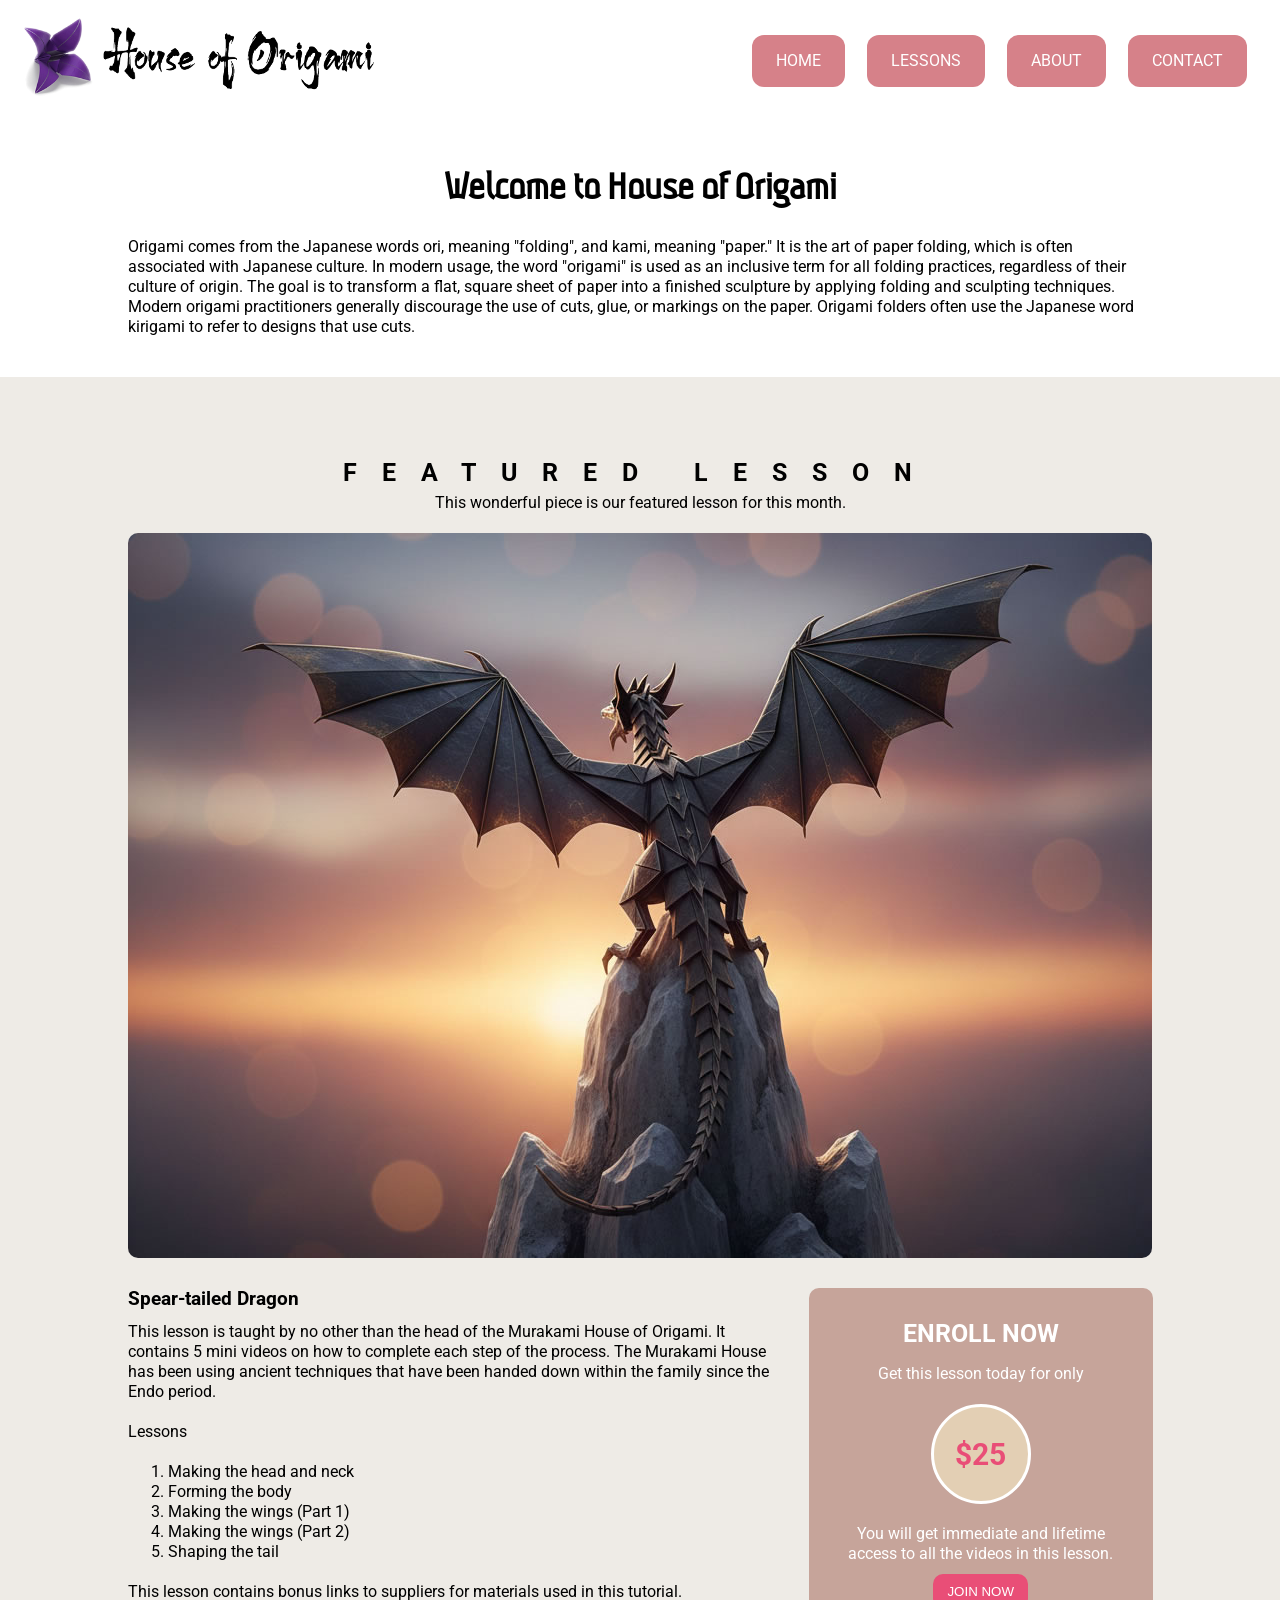
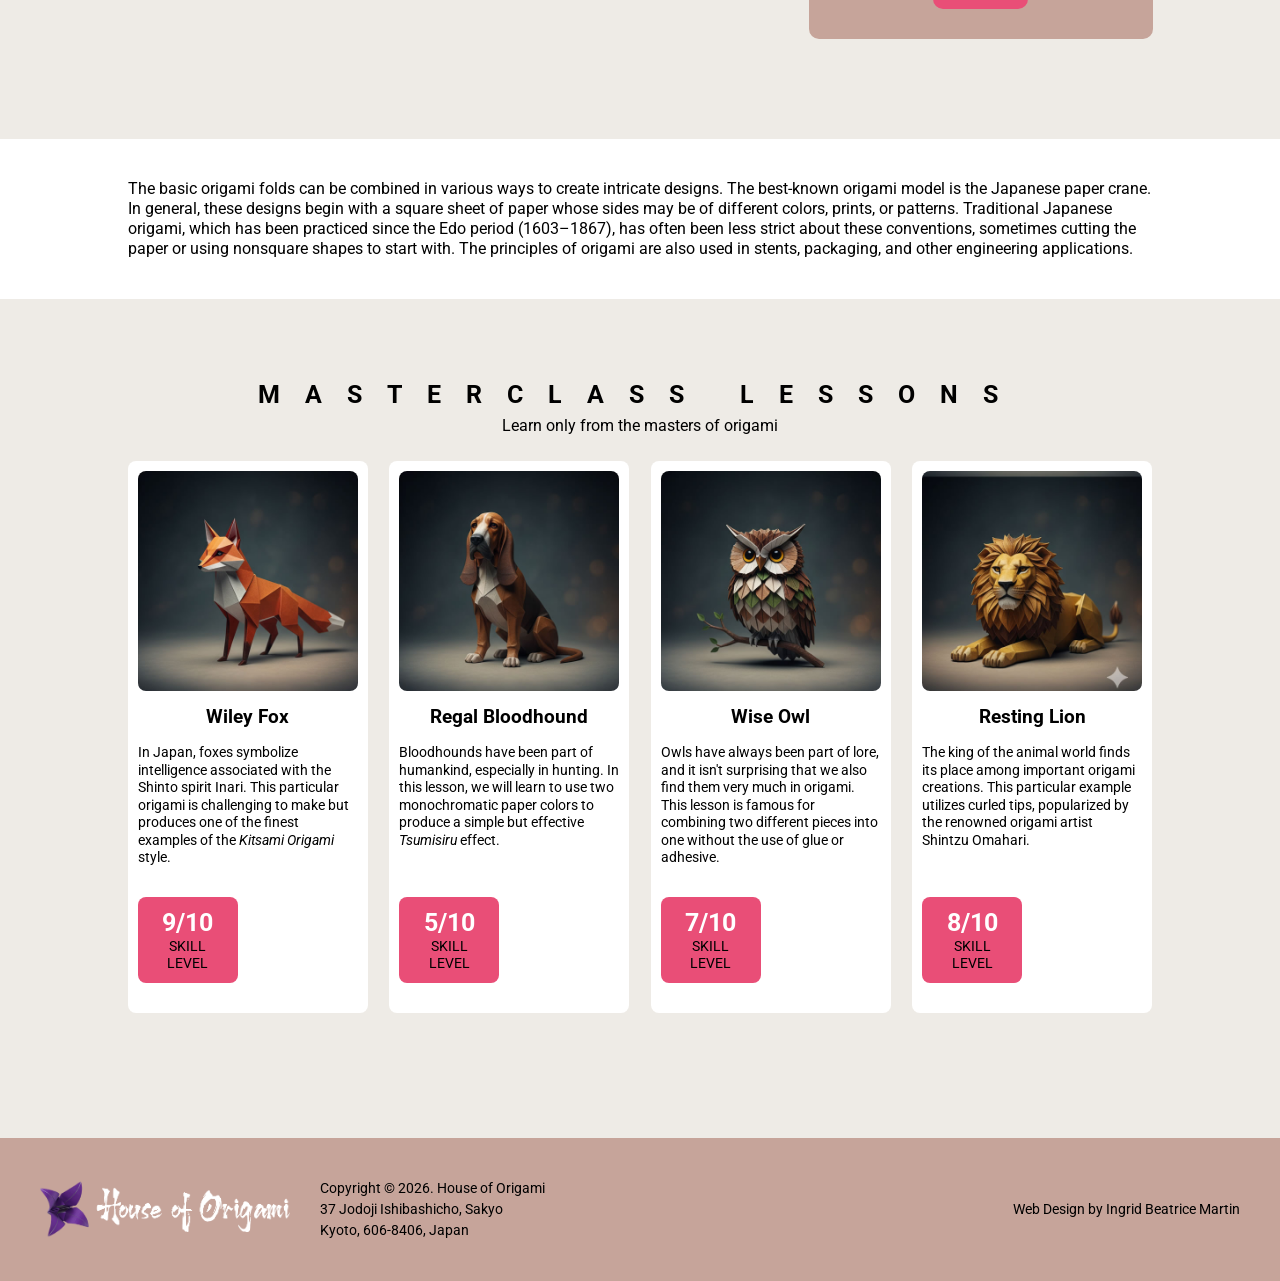
<file: index.html>
<!DOCTYPE html>
<html lang="en">

<head>

	<meta charset="UTF-8" />
	<meta name="viewport" content="width=device-width, initial-scale=1.0" />
	<title>Home | Origami</title>
	<link rel="icon" type="image/png" href="favicon.png">
	<link rel="stylesheet" href="css/style.css">
	
	<!-- GOOGLE FONTS -->
	<link rel="preconnect" href="https://fonts.googleapis.com">
	<link rel="preconnect" href="https://fonts.gstatic.com" crossorigin>
	<link href="https://fonts.googleapis.com/css2?family=Aubrey&family=Roboto:ital,wght@0,100..900;1,100..900&display=swap" rel="stylesheet">
	
</head>



<body>

    <!-- 1: NAVBAR -->
	<header class="navbar">
		<div class="brand">
			<img src="origami_logo.png" alt="House of Origami Logo Dark">
		</div>
  
		<nav class="navlinks">
			<a href="index.html">HOME</a>
			<a href="lessons.html">LESSONS</a>
			<a href="about.html">ABOUT</a>
			<a href="contact.html">CONTACT</a>
		</nav>
	</header>



	<!-- 2: WELCOME -->
	<section class="home-intro">
		<h1>Welcome to House of Origami</h1>
		<p>Origami comes from the Japanese words ori, meaning "folding", and kami, meaning "paper." It is the art of paper folding, which is often associated with Japanese culture. In modern usage, the word "origami" is used as an inclusive term for all folding practices, regardless of their culture of origin. The goal is to transform a flat, square sheet of paper into a finished sculpture by applying folding and sculpting techniques. Modern origami practitioners generally discourage the use of cuts, glue, or markings on the paper. Origami folders often use the Japanese word kirigami to refer to designs that use cuts.</p>
	</section>

	
	
	<!-- 3: FEATURED LESSON -->
	<section class="featured-lesson">
	
		<div class="featured-container">
			<h2>FEATURED LESSON</h2>
			<p>This wonderful piece is our featured lesson for this month.</p>
		
			<!-- Card 1 -->
			<img src="featured_lesson.jpg" alt="Spear-tailed Dragon">
		
			<!-- Container for Bottom Cards -->
			<div class="lesson-bottom">
		
				<!-- Card 2 -->
				<div class="lesson-details">
					<h3>Spear-tailed Dragon</h3>
					<p class="lesson-description">This lesson is taught by no other than the head of the Murakami House of Origami. It contains 5 mini videos on how to complete each step of the process. The Murakami House has been using ancient techniques that have been handed down within the family since the Endo period.</p>
			
					<p class="lesson-title">Lessons</p>
				
					<ol class="lesson-steps">
					<li>Making the head and neck</li>
					<li>Forming the body</li>
					<li>Making the wings (Part 1)</li>
					<li>Making the wings (Part 2)</li>
					<li>Shaping the tail</li>
					</ol>
			
					<p class="lesson-short">This lesson contains bonus links to suppliers for materials used in this tutorial.</p>
				</div>
  
				<!-- Card 3 -->
				<div class="enroll-box">
					<h3>ENROLL NOW</h3>
					<p>Get this lesson today for only</p>
					
					<div class="price-circle">
            <span>$25</span>
          </div>
					
					<p>You will get immediate and lifetime access to all the videos in this lesson.</p>
					<button class="btn-enroll">JOIN NOW</button>
				</div>
			</div>
		</div>
		

	</section>



	<!-- 3: PASSAGE -->
	<section class="passage">
		<p class="passage-text">The basic origami folds can be combined in various ways to create intricate designs. The best-known origami model is the Japanese paper crane. In general, these designs begin with a square sheet of paper whose sides may be of different colors, prints, or patterns. Traditional Japanese origami, which has been practiced since the Edo period (1603–1867), has often been less strict about these conventions, sometimes cutting the paper or using nonsquare shapes to start with. The principles of origami are also used in stents, packaging, and other engineering applications.</p>
	</section>



	<!-- 4: MASTERCLASS LESSONS -->
	<section class="masterclass-lesson">
		<h2>MASTERCLASS LESSONS</h2>
		<p>Learn only from the masters of origami</p>
	
	<div class="container">
		<div class="card">
			<img src="lesson01.jpg" alt="Card Image 1">
			<h3>Wiley Fox</h3>
			<p class="card-description">In Japan, foxes symbolize intelligence associated with the Shinto spirit Inari. This particular origami is challenging to make but produces one of the finest examples of the <i>Kitsami Origami</i> style.</p>
			
			<div class="subitem">
				<p class="rate">9/10</p>
				<p class="skill">SKILL LEVEL</p>
			</div>
		</div>
		
		
		
		<div class="card">
			<img src="lesson02.jpg" alt="Card Image 2">
			<h3>Regal Bloodhound</h3>
			<p class="card-description">Bloodhounds have been part of humankind, especially in hunting. In this lesson, we will learn to use two monochromatic paper colors to produce a simple but effective <i>Tsumisiru</i> effect.</p>
				
			<div class="subitem">
				<p class="rate">5/10</p>
				<p class="skill">SKILL LEVEL</p>
			</div>
		</div>
		
		
		
		<div class="card">
			<img src="lesson03.jpg" alt="Card Image 3">
			<h3>Wise Owl</h3>
			<p class="card-description">Owls have always been part of lore, and it isn't surprising that we also find them very much in origami. This lesson is famous for combining two different pieces into one without the use of glue or adhesive.</p>				
			
			<div class="subitem">
				<p class="rate">7/10</p>
				<p class="skill">SKILL LEVEL</p>
			</div>
		</div>
		
		
		
		<div class="card">
			<img src="lesson04.jpg" alt="Card Image 4">
			<h3>Resting Lion</h3>
			<p class="card-description">The king of the animal world finds its place among important origami creations. This particular example utilizes curled tips, popularized by the renowned origami artist Shintzu Omahari.</p>
			
			<div class="subitem">
				<p class="rate">8/10</p>
				<p class="skill">SKILL LEVEL</p>
			</div>
		</div>
	</div>
	</section>
		
		
		
	<!-- 5: FOOTER -->		
	<footer class="footer">
		<div class="logo-text-group">
			<img src="origami_logo_dark.png" alt="House of Origami Logo Light">
		
			<div class="copyright-stack">
				<p class="copyright">Copyright © 2026. House of Origami</p>
				<p class="copyright">37 Jodoji Ishibashicho, Sakyo</p>
				<p class="copyright">Kyoto, 606-8406, Japan</p>
			</div>
		</div>
  
		<p class="designer">Web Design by Ingrid Beatrice Martin</p>
	</footer>
	
	
	
</body>
</html>
</file>
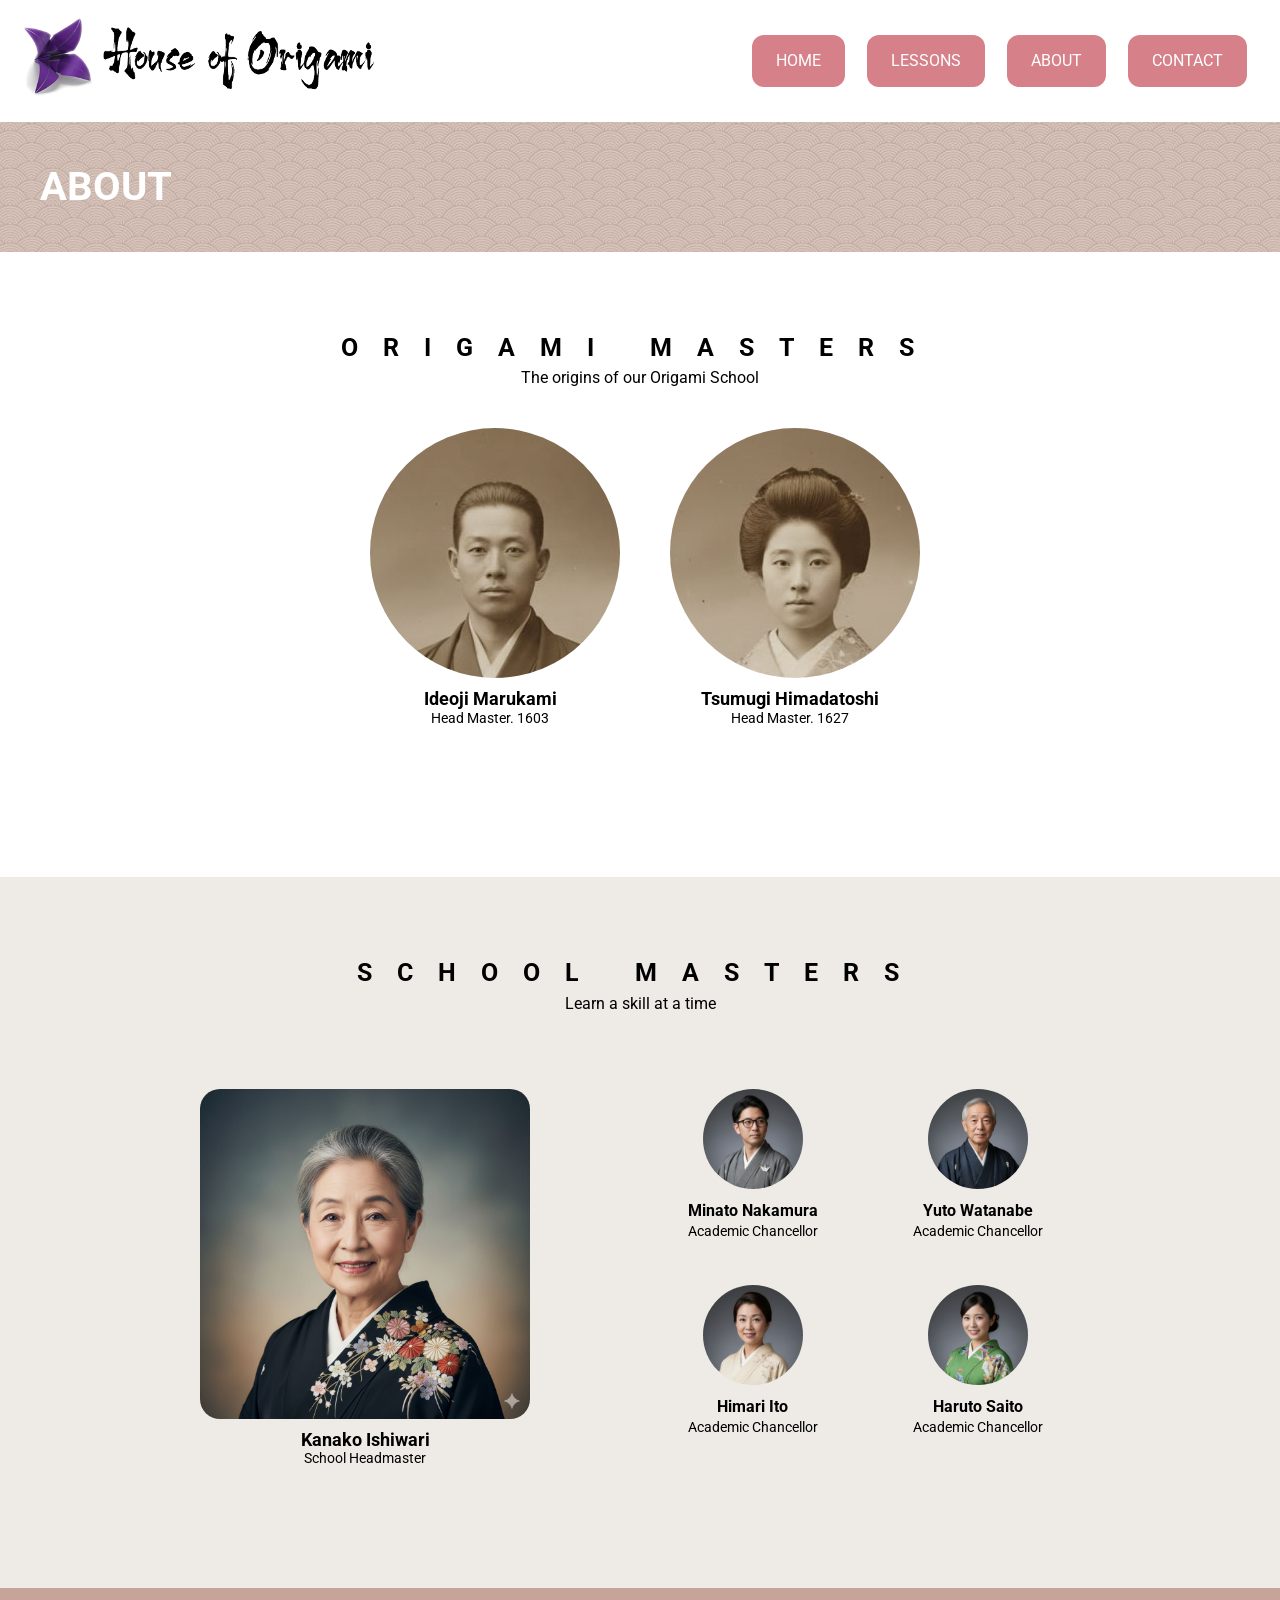
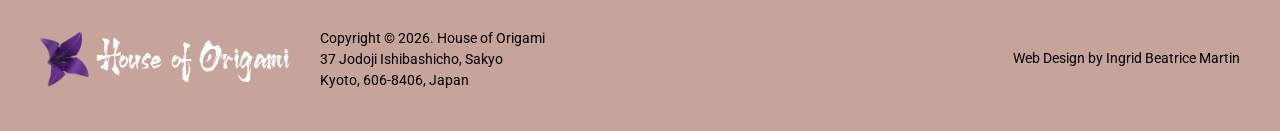
<file: about.html>
<!DOCTYPE html>
<html lang="en">

<head>

	<meta charset="UTF-8" />
	<meta name="viewport" content="width=device-width, initial-scale=1.0" />
	<title>About | House of Origami</title>
	<link rel="icon" type="image/png" href="favicon.png">
	<link rel="stylesheet" href="css/style.css">
	
	<!-- GOOGLE FONTS -->
	<link rel="preconnect" href="https://fonts.googleapis.com">
	<link rel="preconnect" href="https://fonts.gstatic.com" crossorigin>
	<link href="https://fonts.googleapis.com/css2?family=Aubrey&family=Roboto:ital,wght@0,100..900;1,100..900&display=swap" rel="stylesheet">
	
</head>



<body>

    <!-- 1: NAVBAR -->
	<header class="navbar">
		<div class="brand">
			<img src="origami_logo.png" alt="House of Origami Logo Dark">
		</div>
  
		<nav class="navlinks">
			<a href="index.html">HOME</a>
			<a href="lessons.html">LESSONS</a>
			<a href="about.html">ABOUT</a>
			<a href="contact.html">CONTACT</a>
		</nav>
	</header>
	


	<!-- 2: ABOUT -->
    <section class="about-intro">
        <h1>ABOUT</h1>
    </section>
	


	<!-- 3: ORIGAMI MASTERS -->
    <section class="origami-masters">
        <h2>ORIGAMI MASTERS</h2>
        <p>The origins of our Origami School</p>
        
        <div class="origami-container">
            <div class="card">
                <img src="master01.jpg" alt="Ideoji Marukami">
                <h3>Ideoji Marukami</h3>
                <p class="card-description">Head Master. 1603</p>
            </div>
            <div class="card">
                <img src="master02.jpg" alt="Tsumugi Himadatoshi">
                <h3>Tsumugi Himadatoshi</h3>
                <p class="card-description">Head Master. 1627</p>
            </div>
        </div>
    </section>



	<!-- 4: SCHOOL MASTERS -->
    <section class="school-masters">
		<div class="school-container">
			<h2>SCHOOL MASTERS</h2>
			<p>Learn a skill at a time</p>
        
			<div class="masters-layout">
				<div class="card headmaster-card">
					<img src="headmaster.jpg" alt="Kanako Ishiwari">
					<h3>Kanako Ishiwari</h3>
					<p class="card-description">School Headmaster</p>
				</div>
            
			
			
				<div class="masters-grid">
					<div class="card circle-card">
						<img src="lessonmaster01.jpg" alt="Minato Nakamura">
						<h3>Minato Nakamura</h3>
						<p class="lessonmaster-description">Academic Chancellor</p>
					</div>
					
					
					
					<div class="card circle-card">
						<img src="lessonmaster02.jpg" alt="Yuto Watanabe">
						<h3>Yuto Watanabe</h3>
						<p class="lessonmaster-description">Academic Chancellor</p>
					</div>
					
					
					
					<div class="card circle-card">
						<img src="lessonmaster03.jpg" alt="Himari Ito">
						<h3>Himari Ito</h3>
						<p class="lessonmaster-description">Academic Chancellor</p>
					</div>
                
				
				
					<div class="card circle-card">
						<img src="lessonmaster04.jpg" alt="Haruto Saito">
						<h3>Haruto Saito</h3>
						<p class="lessonmaster-description">Academic Chancellor</p>
					</div>
				</div>
			</div>
		</div>
	</section>



	<!-- 5: FOOTER -->
    <footer class="footer">
        <div class="logo-text-group">
            <img src="origami_logo_dark.png" alt="Logo">
			
            <div class="copyright-stack">
                <p class="copyright">Copyright © 2026. House of Origami</p>
                <p class="copyright">37 Jodoji Ishibashicho, Sakyo</p>
                <p class="copyright">Kyoto, 606-8406, Japan</p>
            </div>
        </div>
		
        <p class="designer">Web Design by Ingrid Beatrice Martin</p>
    </footer>



</body>
</html>
</file>
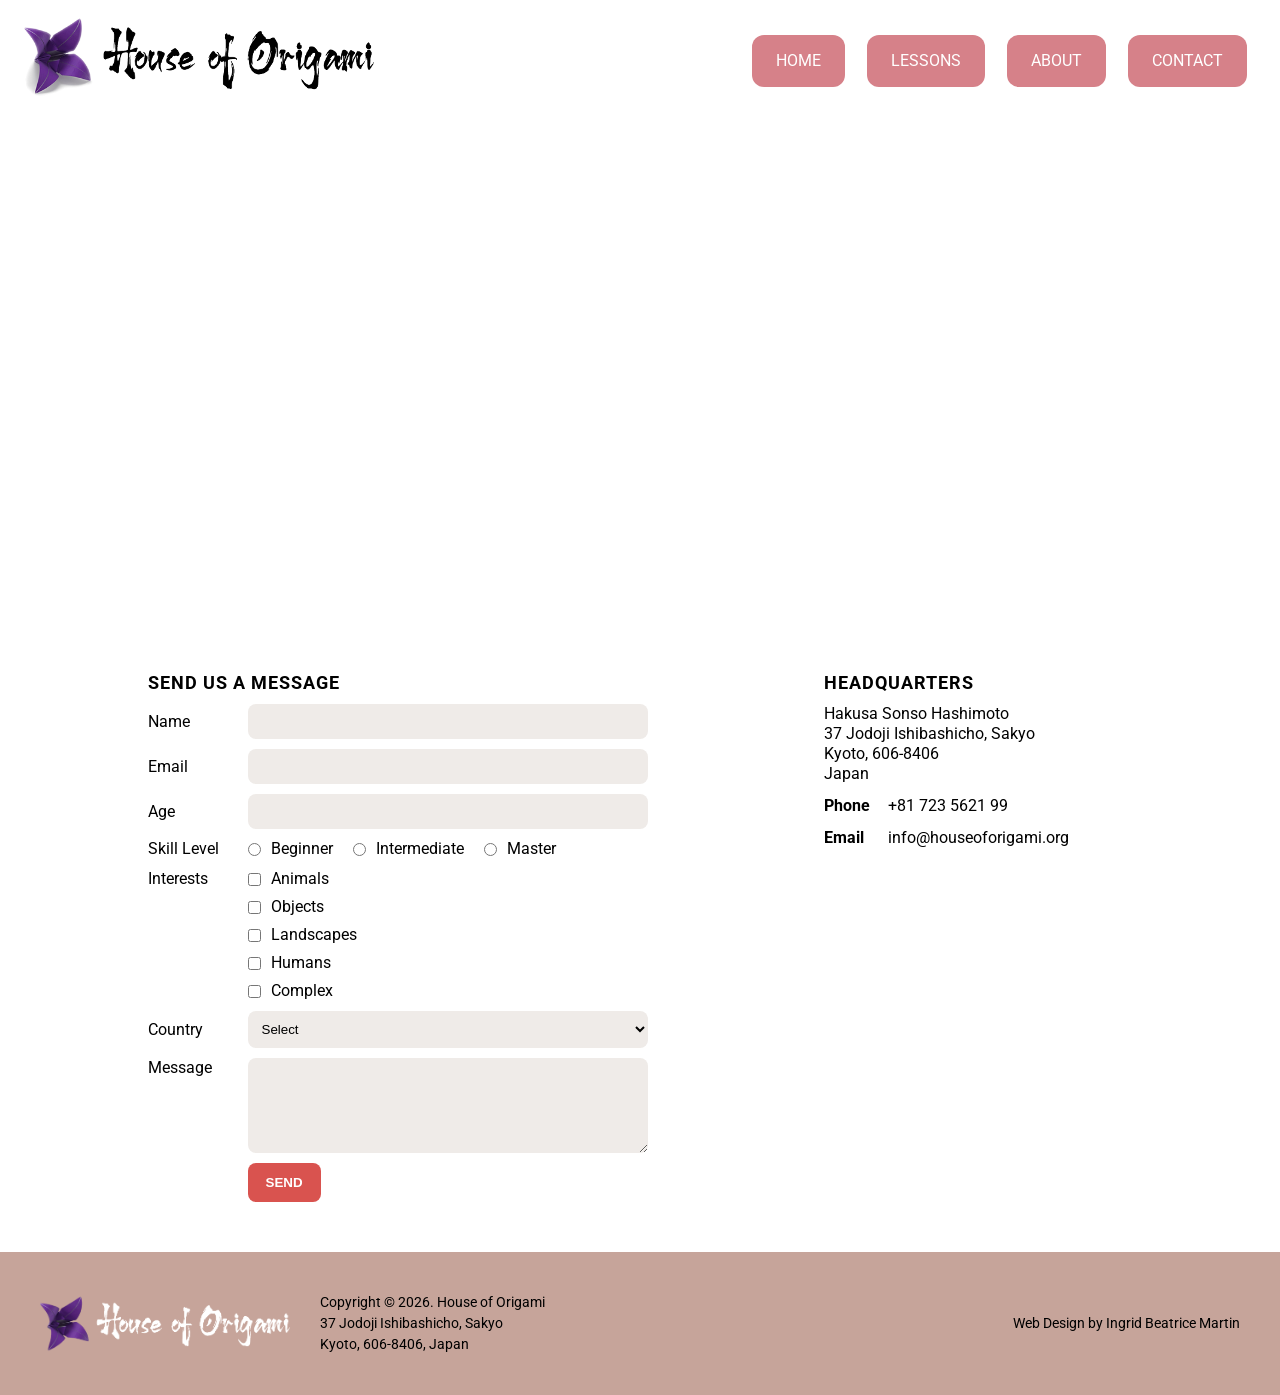
<file: contact.html>
<!DOCTYPE html>
<html lang="en">

<head>

	<meta charset="UTF-8" />
	<meta name="viewport" content="width=device-width, initial-scale=1.0" />
	<title>Contact | House of Origami</title>
	<link rel="icon" type="image/png" href="favicon.png">
	<link rel="stylesheet" href="css/style.css">
	
	<!-- GOOGLE FONTS -->
	<link rel="preconnect" href="https://fonts.googleapis.com">
	<link rel="preconnect" href="https://fonts.gstatic.com" crossorigin>
	<link href="https://fonts.googleapis.com/css2?family=Aubrey&family=Roboto:ital,wght@0,100..900;1,100..900&display=swap" rel="stylesheet">
	
</head>



<body>

    <!-- 1: NAVBAR -->
	<header class="navbar">
		<div class="brand">
			<img src="origami_logo.png" alt="House of Origami Logo Dark">
		</div>
  
		<nav class="navlinks">
			<a href="index.html">HOME</a>
			<a href="lessons.html">LESSONS</a>
			<a href="about.html">ABOUT</a>
			<a href="contact.html">CONTACT</a>
		</nav>
	</header>
	


	<!-- 2: MAP -->
	<section class="map-section">
		<div class="full-width-map">
			<iframe src="https://www.google.com/maps/embed?pb=!1m18!1m12!1m3!1d3267.1763117169207!2d135.7913170118652!3d35.0273188726921!2m3!1f0!2f0!3f0!3m2!1i1024!2i768!4f13.1!3m3!1m2!1s0x60010903e174b777%3A0x42782836e0f1cb25!2sHakusa%20Sonso%20Hashimoto%20Kansetsu%20Garden%20%26%20Museum!5e0!3m2!1sen!2sph!4v1773708646718!5m2!1sen!2sph" width="600" height="450" style="border:0;" allowfullscreen="" loading="lazy" referrerpolicy="no-referrer-when-downgrade"></iframe>
		</div>
	</section>
	

	
	<!-- 3: FORM -->
	<section id="contact" class="contact-section">
	<div class="contact-container">
	
		<div class="contact-form">
			<h2>SEND US A MESSAGE</h2>
			
			
			
			<div class="form-row">
				<label>Name</label>
				<input type="text">
			</div>

			<div class="form-row">
				<label>Email</label>
				<input type="email">
			</div>

			<div class="form-row">
				<label>Age</label>
				<input type="number">
			</div>




			<div class="form-row">
				<label>Skill Level</label>
				<div class="options-horizontal">
					<label><input type="radio" name="s"> Beginner</label>
					<label><input type="radio" name="s"> Intermediate</label>
					<label><input type="radio" name="s"> Master</label>
				</div>
			</div>
			
			
			
			
			<div class="form-row alignment-top">
				<label>Interests</label>
				<div class="options-vertical">
				  <label><input type="checkbox"> Animals</label>
				  <label><input type="checkbox"> Objects</label>
				  <label><input type="checkbox"> Landscapes</label>
				  <label><input type="checkbox"> Humans</label>
				  <label><input type="checkbox"> Complex</label>
				</div>
			</div>
			
			
			<div class="form-row">
				<label>Country</label>
				<select id="country">
				  <option>Select</option>
				  <option>Philippines</option>
				  <option>Japan</option>
				</select>
			</div>
			
			
			<div class="form-row alignment-top">
				<label>Message</label>
				<textarea rows="5"></textarea>
			</div>
			
			<button class="send-btn">SEND</button>
		</div> 
			
			
			
			
			
		<div class="contact-info">
			<h3>HEADQUARTERS</h3>
			<p>Hakusa Sonso Hashimoto<br>
			37 Jodoji Ishibashicho, Sakyo<br>
			Kyoto, 606-8406</p>
			<p>Japan</p>
			<p class="hq-detail"><span class="label">Phone</span> +81 723 5621 99</p>
			<p class="hq-detail"><span class="label">Email</span> info@houseoforigami.org</p>
		</div>
	
	</div>
	</section>
	
	
	
	
		<!-- 5: FOOTER -->
    <footer class="footer">
        <div class="logo-text-group">
            <img src="origami_logo_dark.png" alt="Logo">
			
            <div class="copyright-stack">
                <p class="copyright">Copyright © 2026. House of Origami</p>
                <p class="copyright">37 Jodoji Ishibashicho, Sakyo</p>
                <p class="copyright">Kyoto, 606-8406, Japan</p>
            </div>
        </div>
		
        <p class="designer">Web Design by Ingrid Beatrice Martin</p>
    </footer>



</body>
</html>
</file>
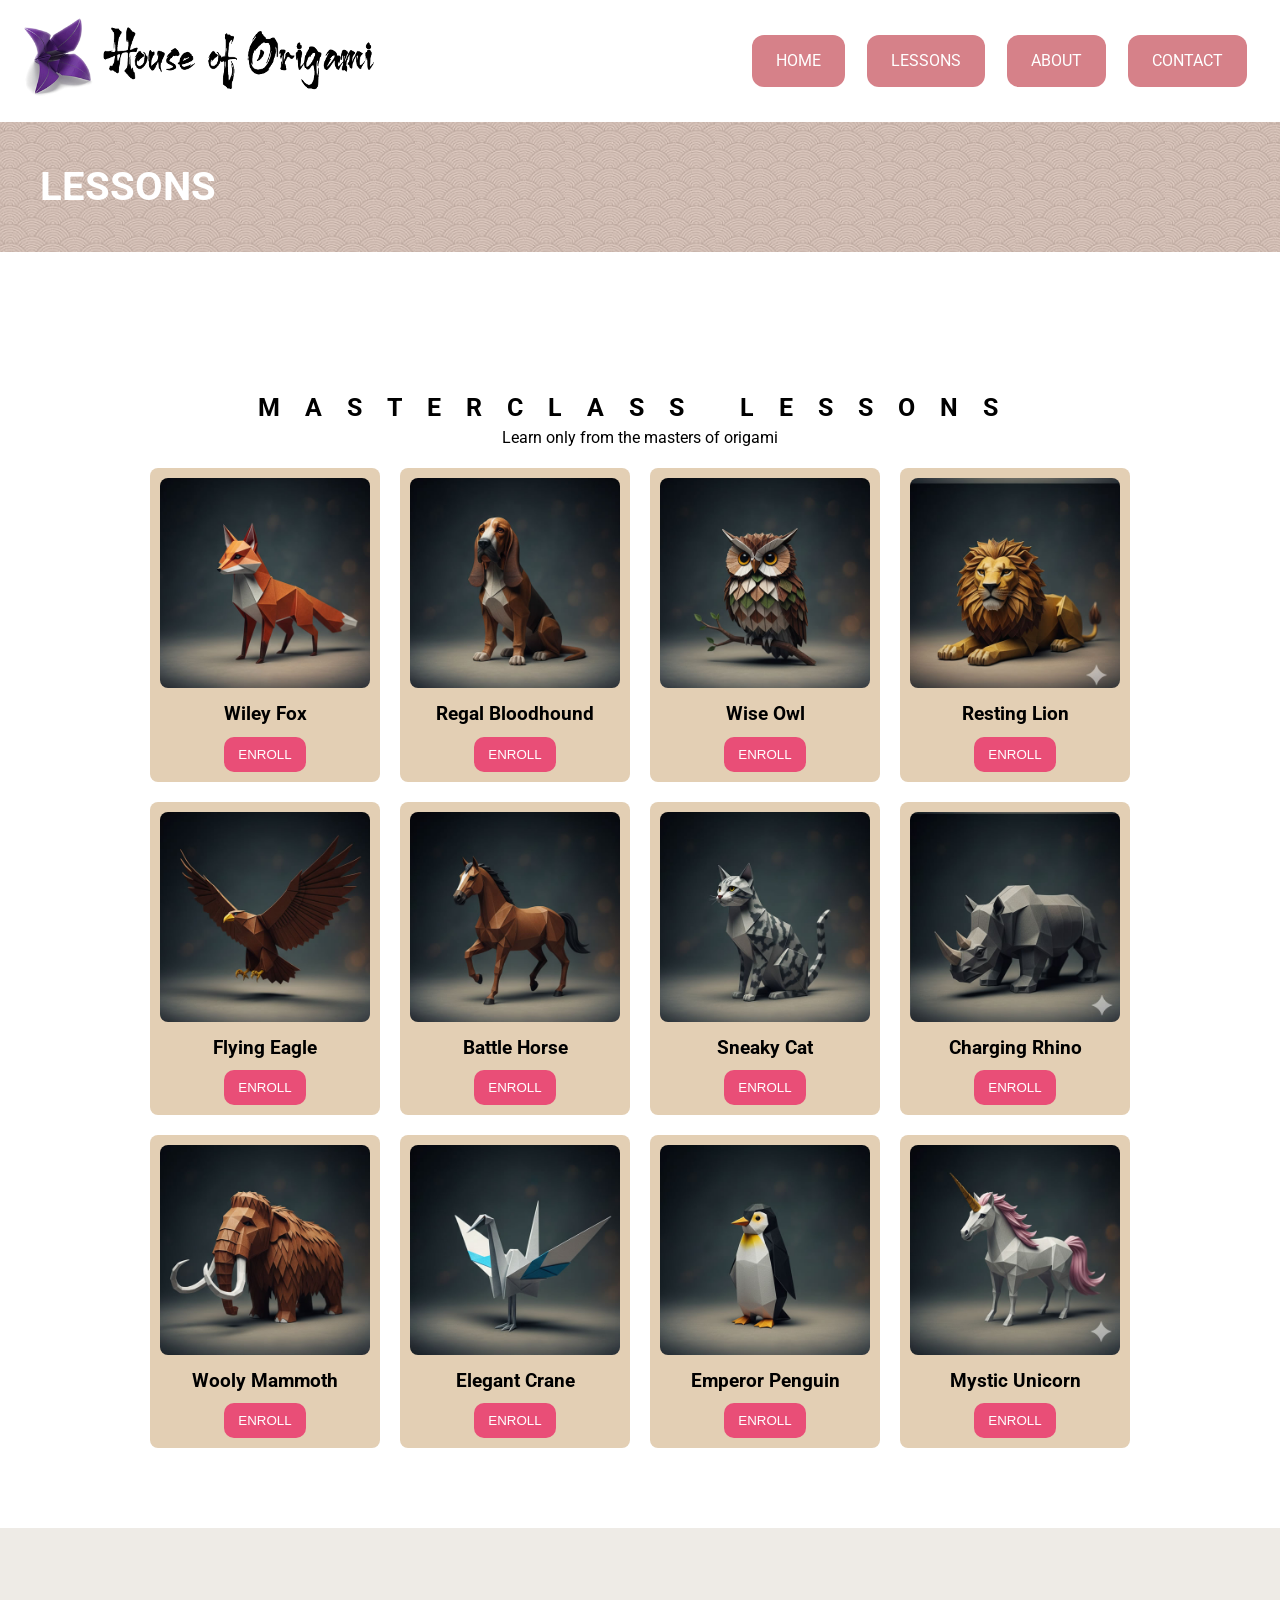
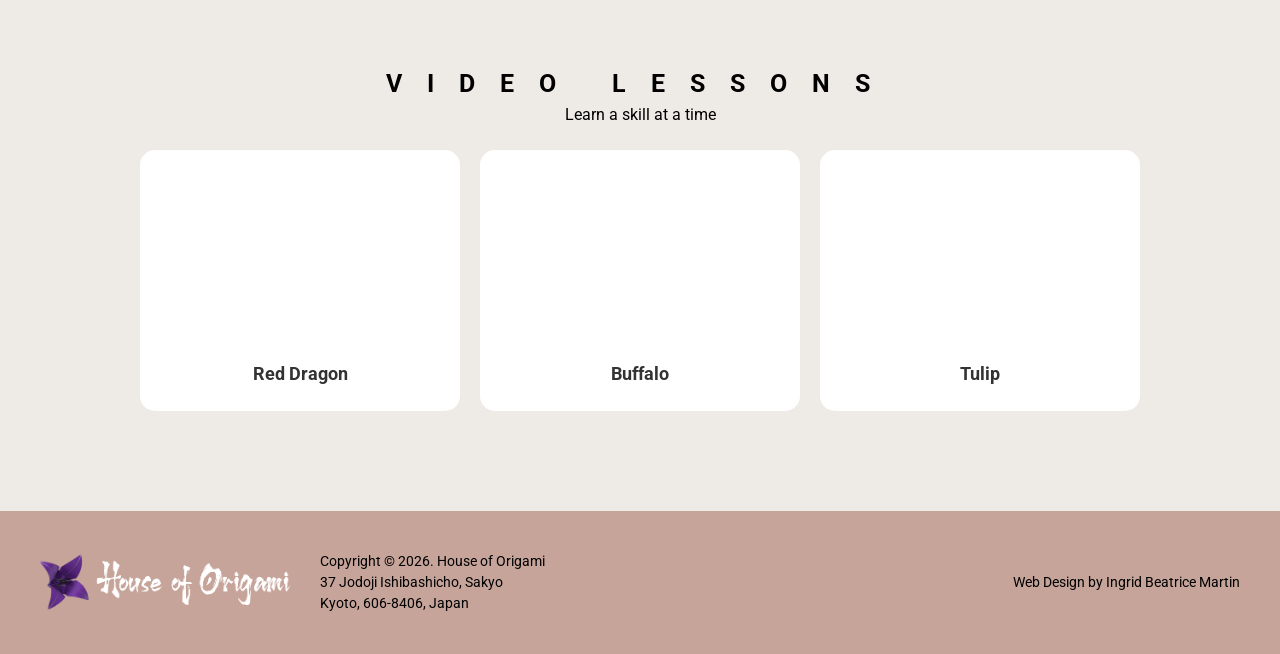
<file: lessons.html>
<!DOCTYPE html>
<html lang="en">

<head>

	<meta charset="UTF-8" />
	<meta name="viewport" content="width=device-width, initial-scale=1.0" />
	<title>Lessons | House of Origami</title>
	<link rel="icon" type="image/png" href="favicon.png">
	<link rel="stylesheet" href="css/style.css">
	
	<!-- GOOGLE FONTS -->
	<link rel="preconnect" href="https://fonts.googleapis.com">
	<link rel="preconnect" href="https://fonts.gstatic.com" crossorigin>
	<link href="https://fonts.googleapis.com/css2?family=Aubrey&family=Roboto:ital,wght@0,100..900;1,100..900&display=swap" rel="stylesheet">
	
</head>



<body>

    <!-- 1: NAVBAR -->
	<header class="navbar">
		<div class="brand">
			<img src="origami_logo.png" alt="House of Origami Logo Dark">
		</div>
  
		<nav class="navlinks">
			<a href="index.html">HOME</a>
			<a href="lessons.html">LESSONS</a>
			<a href="about.html">ABOUT</a>
			<a href="contact.html">CONTACT</a>
		</nav>
	</header>
	


	<!-- 2: LESSONS -->
    <section class="lessons-intro">
        <h1>LESSONS</h1>
    </section>
	


	<!-- 3: MASTERCLASS LESSONS -->
    <section class="masterclass-lessons">
        <h2>MASTERCLASS LESSONS</h2>
        <p>Learn only from the masters of origami</p>
        
		
		
			<!-- 1st Row -->
		
		<div class="master-grid">
		
		
		
		
		
			<div class="lesson-card">
				<img src="lesson01.jpg" alt="Lesson Card Image 1">
				<h3>Wiley Fox</h3>
				<button class="btn-enroll">ENROLL</button>			
			</div>
		
		
		
			<div class="lesson-card">
				<img src="lesson02.jpg" alt="Lesson Card Image 2">
				<h3>Regal Bloodhound</h3>
				<button class="btn-enroll">ENROLL</button>			
			</div>
		
		
		
			<div class="lesson-card">
				<img src="lesson03.jpg" alt="Lesson Card Image 3">
				<h3>Wise Owl</h3>
				<button class="btn-enroll">ENROLL</button>			
			</div>
		
		
		
			<div class="lesson-card">
				<img src="lesson04.jpg" alt="Lesson Card Image 4">
				<h3>Resting Lion</h3>
				<button class="btn-enroll">ENROLL</button>			
			</div>
		
		
		
		
		
		
			<!-- 2nd Row -->
		
		
			<div class="lesson-card">
				<img src="lesson05.jpg" alt="Lesson Card Image 5">
				<h3>Flying Eagle</h3>
				<button class="btn-enroll">ENROLL</button>			
			</div>
		
		
		
			<div class="lesson-card">
				<img src="lesson06.jpg" alt="Lesson Card Image 6">
				<h3>Battle Horse</h3>
				<button class="btn-enroll">ENROLL</button>			
			</div>
		
		
		
			<div class="lesson-card">
				<img src="lesson07.jpg" alt="Lesson Card Image 7">
				<h3>Sneaky Cat</h3>
				<button class="btn-enroll">ENROLL</button>			
			</div>
		
		
		
			<div class="lesson-card">
				<img src="lesson08.jpg" alt="Lesson Card Image 8">
				<h3>Charging Rhino</h3>
				<button class="btn-enroll">ENROLL</button>			
			</div>
		





			<!-- 3rd Row -->
		
		
			<div class="lesson-card">
				<img src="lesson09.jpg" alt="Lesson Card Image 9">
				<h3>Wooly Mammoth</h3>
				<button class="btn-enroll">ENROLL</button>			
			</div>
		
		
		
			<div class="lesson-card">
				<img src="lesson10.jpg" alt="Lesson Card Image 10">
				<h3>Elegant Crane</h3>
				<button class="btn-enroll">ENROLL</button>			
			</div>
		
		
		
			<div class="lesson-card">
				<img src="lesson11.jpg" alt="Lesson Card Image 11">
				<h3>Emperor Penguin</h3>
				<button class="btn-enroll">ENROLL</button>			
			</div>
		
		

			<div class="lesson-card">
				<img src="lesson12.jpg" alt="Lesson Card Image 12">
				<h3>Mystic Unicorn</h3>
				<button class="btn-enroll">ENROLL</button>			
			</div>
			
			
			
			
			
		</div>

	</section>



	<!-- 4: VIDEO LESSONS -->
	<section class="video-lesson">
		<h2>VIDEO LESSONS</h2>
		<p>Learn a skill at a time</p>

	<div class="container">
		<div class="video-grid">
		
			<div class="card">
				<div class="video-container">
					<iframe
					src="https://www.youtube.com/embed/25qjLa9ZzBM"
					title="Red Dragon"
					allow="accelerometer; autoplay; clipboard-write; encrypted-media; gyroscope; picture-in-picture"
					referrerpolicy="strict-origin-when-cross-origin"
					allowfullscreen>
					</iframe>
				</div>
				<h3>Red Dragon</h3>
			</div>
			
			<div class="card">
				<div class="video-container">
					<iframe
					src="https://www.youtube.com/embed/lZXbbO62WUk"
					title="Buffalo"
					allow="accelerometer; autoplay; clipboard-write; encrypted-media; gyroscope; picture-in-picture"
					referrerpolicy="strict-origin-when-cross-origin"
					allowfullscreen>
					</iframe>
				</div>
				<h3>Buffalo</h3>
			</div>

			<div class="card">
				<div class="video-container">
					<iframe
					src="https://www.youtube.com/embed/na4XF5zVn6w"
					title="Tulip"
					allow="accelerometer; autoplay; clipboard-write; encrypted-media; gyroscope; picture-in-picture"
					referrerpolicy="strict-origin-when-cross-origin"
					allowfullscreen>
					</iframe>
				</div>
				<h3>Tulip</h3>
			</div>
			
		</div>
	</div>
	</section>



	<!-- 5: FOOTER -->
    <footer class="footer">
        <div class="logo-text-group">
            <img src="origami_logo_dark.png" alt="Logo">
			
            <div class="copyright-stack">
                <p class="copyright">Copyright © 2026. House of Origami</p>
                <p class="copyright">37 Jodoji Ishibashicho, Sakyo</p>
                <p class="copyright">Kyoto, 606-8406, Japan</p>
            </div>
        </div>
		
        <p class="designer">Web Design by Ingrid Beatrice Martin</p>
    </footer>



</body>
</html>
</file>
<file: css/style.css>
/* RESET & GLOBAL */
* { margin: 0; padding: 0; box-sizing: border-box }
body { font-family: Roboto; line-height: 1.25; }




/* NAVBAR */
.navbar{
	display: flex;
	justify-content: space-between;
	align-items: center;
	padding: 16px 24px;
	background-color: white;
}

.navlinks a{
	padding: 16px 24px;
	background: #D68189;
	color: white;
	text-decoration: none;
	border-radius: 12px;
	margin: 9px;
	
	align-self: bottom;
	display: inline-flex
}

.brand img { width: 350px }












/* ========================================================================
   HOME PAGE
   ======================================================================== */

/* ==============================
   1: INTRO
   ============================== */
.home-intro {
	max-width: 1025px;
	margin: 40px auto;
	text-align: center;
}

.home-intro h1 {
	font-family: Aubrey;
	font-size: 40px;
}

.home-intro p {
	font-family: Roboto;
	padding-top: 25px;
	font-size: 16px;
	text-align: left;
}





/* ==============================
   2: FEATURED LESSON
   ============================== */
.featured-lesson {
	background-color: #EEEBE6;
	margin: 40px auto;
	padding-bottom: 100px;
	display: flow-root;
}

.featured-container {
	max-width: 1025px;
	margin: 0 auto;
	text-align: center;
}

.featured-lesson h2 {
	font-size: 25px;
	padding-top: 80px;
	padding-bottom: 5px;
	letter-spacing: 25px;
}

.featured-lesson img {
	display: block;
	margin: 20px auto;
	border-radius: 10px;
	margin-bottom: 30px;
}





/* 2.1: INSTRUCTIONS */
.lesson-bottom {
	max-width: auto;
	display: flex;
	text-align: left
}

.lesson-details {
	flex: 1.75;
	background-color: #EEEBE6;
	padding-right: 20px
}

.lesson-description {
	margin-top: 10px;
	text-align: left;
}

.lesson-title {
	margin-top: 20px;
	margin-bottom: 20px
}

.lesson-steps {
	margin-left: 40px;
	margin-bottom: 20px
}





/* 2.2: ENROLL */
.enroll-box {
	flex: 0.75;
	background-color: #C6A49A;
	color: white;
	text-align: center;
	border-radius: 10px;
	padding: 30px;
}

.price-circle {
	height: 100px;
	width: 100px;
	border-radius: 50%;
  
	background-color: #E3CFB4;
	color: #E94E77;
	font-size: 30px;
	font-weight: bold;
  
	margin: 10px;
	border: 3px solid white;
  
	display: flex;
	justify-content: center;
	align-items: center;
  
	margin: 20px auto;
}

.enroll-box h3 {
  font-size: 25px;
  padding-bottom: 15px;
}

.btn-enroll {
	margin-top: 10px;
	padding: 10px 14px;
	border: none;
	border-radius: 10px;
	background: #E94E77;
	color: #fff;
	cursor: pointer;
}





/* ==============================
   3: passage
   ============================== */
.passage {
	max-width: 1025px;
	margin: 40px auto;
  
	background-color: white;
	font-family: Roboto;
	
	font-size: 16px;
	text-align: left;
}





/* ==============================
   4: MASTERCLASS LESSONS
   ============================== */
.masterclass-lesson {
	background-color: #EEEBE6;
	text-align: center;
	padding-bottom: 125px;

}

.masterclass-lesson h2 {
	font-size: 25px;
	padding-top: 80px;
	padding-bottom: 5px;
	letter-spacing: 25px;
}

.masterclass-lesson p {
	font-family: Roboto;
}

.container {
	display: flex;
	max-width: 1025px;
	justify-content: space-between;
	flex-wrap: wrap;
	margin: 0 auto;
	gap: 15px;
}

.card{
	background-color: white;
	margin-top: 25px;
	padding: 10px;
	border-radius: 8px;
    max-width: 240px;
	
	display: flex;
	flex: 1 1 200px; 
    flex-direction: column;
}

.card img {
	width: 100%;
	padding: px;
	border-radius: 8px;
}

.card h3{
	padding: 15px
}

p.card-description {
	padding-bottom: 30px;
	text-align: left
}

.subitem {
	background-color: #E94E77;
	border-radius: 8px;
	padding: 10px;
	width: 100px;
	
	margin-top: auto; 
    align-self: flex-start;
	margin-bottom: 20px;
}

.rate {
	color: white;
	font-weight: bold;
	font-size: 25px;
}

.skill {
	font-size: 14px;
}












/* =========================================
   ABOUT PAGE
   ========================================= */
   
/* ==============================
   1: INTRO
   ============================== */
.about-intro {
	max-width: 100%;
	color: white;
	
	/* pattern */
	background-image: url('../bg-tile-dark.png'); 
	background-repeat: repeat;
	background-size: 150px;
	background-position: center;
	background-color: #C6A49A;
}

.about-intro h1 {
	font-family: Roboto;
	font-size: 40px;
	padding: 40px;
}





/* ==============================
   2: ORIGAMI MASTERS
   ============================== */
.origami-masters {
	text-align: center;
	padding: 80px 0 120px 0;
}

.origami-container {
	display: flex;
	max-width: 1025px;
	margin: 40px auto 0 auto;
	justify-content: center;
	gap: 60px;
}

.origami-masters .card {
	background: none !important;
	box-shadow: none !important;
	margin-top: 0;
	padding: 0;
	text-align: center;
}

.origami-masters .card img {
	width: 250px;
	height: 250px;
	border-radius: 50%;
	margin-bottom: 10px;
}

.origami-masters h2 {
	font-size: 25px;
	padding-bottom: 5px;
	letter-spacing: 25px;
}

.origami-masters .card h3 {
	margin: 0;
	padding: 0;
	font-size: 18px;
	line-height: 1.2;
}





/* ==============================
   3: SCHOOL MASTERS
   ============================== */
.school-masters {
	background-color: #EEEBE6;
	text-align: center;
	padding: 80px 0;
}

.school-container h2 {
	font-size: 25px;
	padding-bottom: 5px;
	letter-spacing: 25px;
}

.masters-layout {
	display: flex;
	justify-content: center;
	align-items: flex-start; 
	gap: 100px;               
	margin-top: 40px;
}





/* 3.1: HEADMASTER */
.headmaster-card {
	text-align: center;
	max-width: 350px;
	background: none !important;
	box-shadow: none !important;
}

.headmaster-card img {
	width: 100%;
	border-radius: 20px;
	display: block; 
	margin-bottom: 10px;
}

.headmaster-card h3 {
	margin: 0;
	padding: 0;
	font-size: 18px;
	line-height: 1.2;
}

.card-description {
	text-align: center;
	margin: 0 auto;
	background: none !important;
	box-shadow: none !important;
	font-size: 14px;
}





/* 3.2: LESSONMASTERS */
.masters-grid {
	display: flex;
	flex-wrap: wrap;
	width: 450px;
	align-items: flex-start;
}

.circle-card {
	width: 200px;
	text-align: center;
	display: flex;
	flex-direction: column;
	align-items: center;
	
	background: none !important;
	box-shadow: none !important;
}

.circle-card img {
	width: 100px;         
	height: 100px;        
	border-radius: 50%;   
	object-fit: cover;
	
	margin-bottom: 10px;
	padding: 0;
}

.circle-card h3 {
	font-size: 16px;
	line-height: 1.5;
	margin-top: 0;
	margin-bottom: 0;
	padding: 0;
}

.lessonmaster-description {
	font-size: 14px;
	padding: 0;
}





/* =========================================
   LESSONS PAGE
   ========================================= */
   
/* ==============================
   1: INTRO
   ============================== */
.lessons-intro {
	max-width: 100%;
	color: white;
	
	/* pattern */
	background-image: url('../bg-tile-dark.png'); 
	background-repeat: repeat;
	background-size: 150px;
	background-position: center;
	background-color: #C6A49A;
}

.lessons-intro h1 {
	font-family: Roboto;
	font-size: 40px;
	padding: 40px;
}





/* ==============================
   2: MASTERCLASS LESSONS
   ============================== */
.masterclass-lessons {
	text-align: center;
	padding: 60px 0;
	background-color: #ffffff;
}

.masterclass-lessons h2 {
	font-size: 25px;
	padding-top: 80px;
	padding-bottom: 5px;
	letter-spacing: 25px;
}

.master-grid {
	display: flex;
	flex-wrap: wrap;
	justify-content: center;
	gap: 20px 20px;
	max-width: 1025px;
	margin: 0 auto;
	padding: 20px;
}

.masterclass-lessons .lesson-card {
	flex: 0 0 calc(25% - 20px);
	display: flex;
	flex-direction: column;
	align-items: center;
	text-align: center;
	
	background-color: #E3CFB4;
	padding: 10px;
	border-radius: 8px;
}

.lesson-card img {
	width: 210px;    
	object-fit: cover;
	margin-bottom: 15px;
	border-radius: 8px;
}





/* ==============================
   3: VIDEO LESSONS
   ============================== */
.video-lesson {
    text-align: center;
    padding: 60px 0 100px 0;
    background-color: #EEEBE6;
}

.video-lesson h2 {
    font-size: 25px;
    padding-top: 80px;
    padding-bottom: 5px;
    letter-spacing: 25px;
}

.video-grid {
    display: flex;
    flex-wrap: wrap;         
    justify-content: center; 
    gap: 20px;               
    width: 100%;             
    max-width: 1000px;       
    margin: 0 auto;
}

.video-grid .card {
    flex: 1 1 300px;         
    
    max-width: 400px;        
    
    background: white;
    padding: 10px;           
    border-radius: 15px;
    box-sizing: border-box;  
}

.video-container {
    position: relative;
    width: 100%;
    padding-bottom: 56.25%;    
    height: 0;
    overflow: hidden;
    border-radius: 5px;        
}

.video-container iframe {
    position: absolute;
    top: 0;
    left: 0;
    width: 100%;
    height: 100%;
    border: none;
}

.video-grid h3 {
    margin-top: 20px;
    font-size: 18px;
    color: #333;
    font-weight: bold;
}











/* =========================================
   CONTACT PAGE
   ========================================= */

/* ==============================
   1: MAP
   ============================== */


.map-section {
    width: 100%;
    line-height: 0; 
    margin-bottom: 100px;
}

.full-width-map {
    width: 100%;
}

.full-width-map iframe {
    width: 100vw;
    height: 450px;
    border: 0;
    display: block;
}

/* ==============================
   2: FORM
   ============================== */
.contact-container {
  display: grid;
  grid-template-columns: 2fr 1fr; 
  gap: 60px;
  max-width: 1025px;
  margin: 50px auto;
  padding: 0 20px;
  align-items: start;
}

.contact-form h2 {
    font-size: 18px;
    margin-bottom: 10px;
    letter-spacing: 1px;
}

.contact-info h3 {
    font-size: 18px;
    margin-bottom: 10px;
    letter-spacing: 1px;
}

.form-row {
  display: grid;
  grid-template-columns: 100px 1fr; 
  margin-bottom: 10px;
  align-items: center;
}

.alignment-top {
  align-items: start;
}

.options-horizontal {
  display: flex;
  gap: 20px;
}

.options-vertical {
  display: flex;
  flex-direction: column;
  gap: 8px;
}

.options-horizontal label, .options-vertical label {
  font-weight: normal;
  display: flex;
  align-items: center;
  gap: 10px;
  cursor: pointer;
  white-space: nowrap;
}

input[type="text"], input[type="email"], input[type="number"], select, textarea {
  padding: 10px;
  border: none;
  border-radius: 8px;
  width: 100%;
  max-width: 400px;
  box-sizing: border-box;
  background-color: #EFEBE8;
}

.send-btn {
  margin-left: 100px; 
  padding: 12px 18px;
  background: #d9534f;
  color: #fff;
  border: none;
  font-weight: bold;
  cursor: pointer;
  border-radius: 8px;
}

.contact-info .label {
    display: inline-block;
    width: 60px;
    font-weight: bold;
	padding-top: 12px
}


















/* =========================================
   FOOTER
   ========================================= */
	.footer {
		background-color: #C6A49A;
		padding: 40px;
		display: flex;
		justify-content: space-between;
		align-items: center;
	}

	.logo-text-group {
		display: flex;
		align-items: center;
		gap: 30px;
	}

	.footer img {
		width: 250px;
		display: block;
	}

	.copyright-stack {
		display: flex;
		flex-direction: column;
		text-align: left;
	}

	.copyright {
		margin: 0;
		font-size: 14px;
		line-height: 1.5;
	}

	.designer {
		margin: 0;
		text-align: right;
		font-size: 14px;
}















/* =========================================
   MOBILE VERSION (428px and below)
   ========================================= */

	@media screen and (max-width: 428px) {

	/* ==============================
	   HOME
	   ============================== */





		/* ==============================
			SCREEN
		============================== */
		html, body {
			max-width: 100%;
			overflow-x: hidden;
			margin: 0;
			padding: 0;
		}





		/* ==============================
			LOGO
		============================== */
		.navbar {
			flex-direction: column;
			padding: 15px ;
			align-items: center;
		}

		.brand {
			width: 100%;
			display: block;
			justify-content: center;
		}

		.brand img {
			width: 100%;
			height: auto;
			margin: 0 auto;
		}
		
		
		


		/* ==============================
			NAVIGATION
		============================== */
		.navlinks {
			display: flex;
			flex-direction: row;
			justify-content: center;
			
			width: calc(100% - 20px); 
			margin: 0 auto;
			
			padding: 0;
			gap: 10px;
		}

		.navlinks a {
			flex: 1;                 
			
			padding: 6px 10px;
			border-radius: 7px;
			text-align: center;
			font-size: 13px;
			white-space: nowrap;
			margin: 0;
			
			display: flex;
			align-items: center;
			justify-content: center;
			
			flex: 1;
			text-align: center;
			
			padding: 6px 10px;
			font-size: 13px;
			white-space: nowrap;
		}





		/* ==============================
			INTRO
		============================== */
		.home-intro h1 {
			margin-left: 70px;
			margin-right: 70px;
			
			line-height: 1.2;
			
			display: block;
			word-wrap: break-word;
			text-align: center;
		}


		.home-intro p {
			 margin-left: 20px;
			margin-right: 20px;
			
		}





		/* ==============================
			FEATURED LESSON
		============================== */
		.featured-lesson {
			justify-content: center;	
		}

		.featured-container h2 {
			letter-spacing: 10px;
			text-indent: 10px;    
			
			text-align: center;
			display: block;
			width: 100%;
			
			margin: 10px 0;
		
		}

		.featured-container img {
			width: 90%;
			height: auto;
			border-radius: 10px;
			display: block;
		}

		.featured-container h3 {
			margin-left: 20px;
			margin-right: 20px;
		}
		

		p.lesson-description {
			margin-left: 20px;
			margin-right: 20px;
		}
		
		p.lesson-title{
			margin-left: 20px;
			margin-right: 20px;
		}

		.lesson-steps {
			margin-left: 50px;
		}

		.lesson-short {
			margin-left: 20px;
		}
			
			
			
			
			
			
		/* ==============================
			ENROLL
		============================== */

		.enroll-box {
			margin: 20px;
		}

		.passage-text {
			margin: 20px;
		}

		.masterclass-lesson h2 {
			letter-spacing: 10px;
			margin-bottom: 10px;
		}

		.lesson-bottom {
			display: flex;
			flex-direction: column; 
			gap: 20px;
		}


		/* ==============================
			MASTERCLASS
		============================== */
		.lessons-intro h1 {
		font-family: Roboto;
		font-size: 40px;
		padding: 40px;
		text-align: Center;
	}


		.container {
			display: flex;
			flex-direction: column;
			width: 100%;
			padding: 0;
			margin: 0;
			align-items: center;
		}

		.card {
			display: flex;
			flex-direction: column;
			
			width: calc(100% - 40px); 
			margin: 10px 20px; 
			
			max-width: none; 
			flex: none; 

			background-color: white;
			padding: 10px;
			border-radius: 8px;
			box-sizing: border-box;
		}

		.card img {
			width: 100%;
			height: auto;
			display: block;
			border-radius: 4px;
		}

		.card h3{
			padding: 15px
		}

		p.card-description {
			padding-bottom: 30px;
			text-align: left
		}

		.subitem {
			background-color: #E94E77;
			border-radius: 8px;
			padding: 10px;
			width: 100px;
			
			margin-top: auto; 
			align-self: flex-start;
			margin-bottom: 0;
		}

		.rate {
			color: white;
			font-weight: bold;
			font-size: 25px;
		}

		.skill {
			font-size: 14px;
		}






		/* ==============================
			LESSON
		============================== */

		.masterclass-lessons h1 {
			text-align: Center;
		}

		.masterclass-lessons h2 {
			letter-spacing: 10px;
			margin-bottom: 10px;
			padding-top: 0px;
		}
		
		.video-lesson h2 {
			letter-spacing: 10px;
			margin-bottom: 10px;
			padding-top: 0px;
		}

		.master-grid {
			display: flex;
			flex-direction: column;
			align-items: center;
			width: 100%;
			padding: 0 20px;
			box-sizing: border-box;
			gap: 30px;      
			margin-top: 20px;
		}

		.lesson-card {
			width: 100%;
			max-width: 100%;
			margin: 0;
			display: flex;
			flex-direction: column;
			overflow: hidden;
		}

		.lesson-card img {
			width: 100%;
			height: auto;
			display: block;
		}

		.lesson-card h3 {
			text-align: center;
			font-size: 20px;
			margin: 5px;
		}

		.btn-enroll {
			width: 40%;
			padding: 13px;
			font-size: 16px;
		}




	/* ==============================
			ABOUT
		============================== */

		.about-intro, 
		.origami-masters, 
		.school-masters {
			padding: 40px 20px;
			text-align: center;
			width: 100%;
			box-sizing: border-box;
		}

		.origami-masters h2 {
			letter-spacing: 10px;
			margin-bottom: 10px;
			padding-top: 0px;
		}
		
		.school-masters h2 {
			letter-spacing: 10px;
			margin-bottom: 10px;
			padding-top: 0px;
		}

		.origami-container {
			display: flex;
			flex-direction: column;
			gap: 30px;
			align-items: center;
		}

		.origami-container .card {
			width: 100%;
			max-width: 320px;
		}

		.origami-container img {
			width: 100%;
			height: auto;
			border-radius: 8px;
			align-self: Center;
		}

		.masters-layout {
			display: flex;
			flex-direction: column;
			align-items: center;
			gap: 40px;
		}

		.masters-layout img {
				display: flex;
				flex-direction: column;
				align-items: center;
				gap: 40px;
		}

		.headmaster-card {
			width: 100%;
			max-width: 350px;
		}
		
		

		.masters-grid {
			display: grid;
			grid-template-columns: 1fr 1fr;
			gap: 20px;
			width: 100%;
		}

		.circle-card {
			text-align: center;
		}

		.circle-card img {
			width: 120px;
			height: 120px;
			border-radius: 50%;
			object-fit: cover;
			margin: 0 auto 10px;
		}

		.circle-card h3 {
			font-size: 14px;
			margin: 0px 0px;
			padding: 0px;

		}

		.lessonmaster-description {
			font-size: 12px;
			color: #666;
		}







		/* ==============================
			CONTACT FORM
		============================== */



		/* ==============================
			MAP
		============================== */
		.full-width-map iframe {
			height: 300px;
			width: 100%;
		}
		
		
		/* ==============================
			FORM
		============================== */
		
		/* ==============================
			container
		============================== */	
		.contact-container {
			display: flex;
			flex-direction: column;
			margin: 10px 10px;
			gap: 40px;
		}

		.form-row {
			display: flex;
			flex-direction: row;
			align-items: center;
			margin-bottom: 10px;
			width: 100%;
		}

		/* ==============================
			fields
		============================== */	
		.form-row label:first-child {
			width: 110px;
			min-width: 110px;
			font-size: 16px;
		}

		.form-row input[type="text"],
		.form-row input[type="email"],
		.form-row input[type="number"],
		.form-row select,
		.form-row textarea {
			flex: 1;
			width: auto;
			font-size: 16px;
			box-sizing: border-box;
		}
		
		.alignment-top, 
		.form-row:has(.options-horizontal) {
			align-items: flex-start;
			padding-top: 5px;
		}

		.options-horizontal, 
		.options-vertical {
			display: flex;
			flex-direction: column;
			flex: 1;
			gap: 10px;
			align-items: flex-start;
		}

		.options-horizontal label,
		.options-vertical label {
			display: flex;
			align-items: center;
			gap: 8px;
			font-size: 16px;
			padding: 5px 0;
		}

		.send-btn {
			width: 25%;
			margin-left: 110px;
			margin-right: 0px;
			padding: 12px;
			font-size: 16px;
		}


		/* ==============================
			Contact info
		============================== */
		.contact-info {
			display: flex;
			flex-direction: column;
			align-items: center;
			text-align: center;
			
			margin-top: 40px; 
			padding: 0 10px;
			width: 100%;
			box-sizing: border-box;
		}

		.contact-info h3 {
			margin-bottom: 15px;
			letter-spacing: 2px;
		}

		.contact-info p {
			margin-bottom: 10px;
			line-height: 1.5;
		}

		.hq-detail {
			display: flex;
			flex-direction: row;
			align-items: center;
			justify-content: center;
			gap: 10px;
			
			margin: 0 0 10px 0;
			line-height: 1;
	}

		.hq-detail .label {
			margin: 0;
			padding: 0;
			display: inline-block;
		}
		
		
		
		
		
		
		
		/* ==============================
			FOOTER
		============================== */
		.footer {
			display: flex;
			flex-direction: column;
			align-items: center;
			text-align: center;
			width: 100%;
			box-sizing: border-box;
		}

		.logo-text-group {
			display: flex;
			flex-direction: column; 
			align-items: center;
			width: 100%;
		}

		.copyright-stack {
			display: flex;
			flex-direction: column;
			align-items: center;
			width: 100%;
		}

		.footer img {
			margin: 0 auto;
			display: block;
		}

		.designer {
			width: 100%;
			text-align: center;
			margin-top: 20px;
		}

}
</file>
